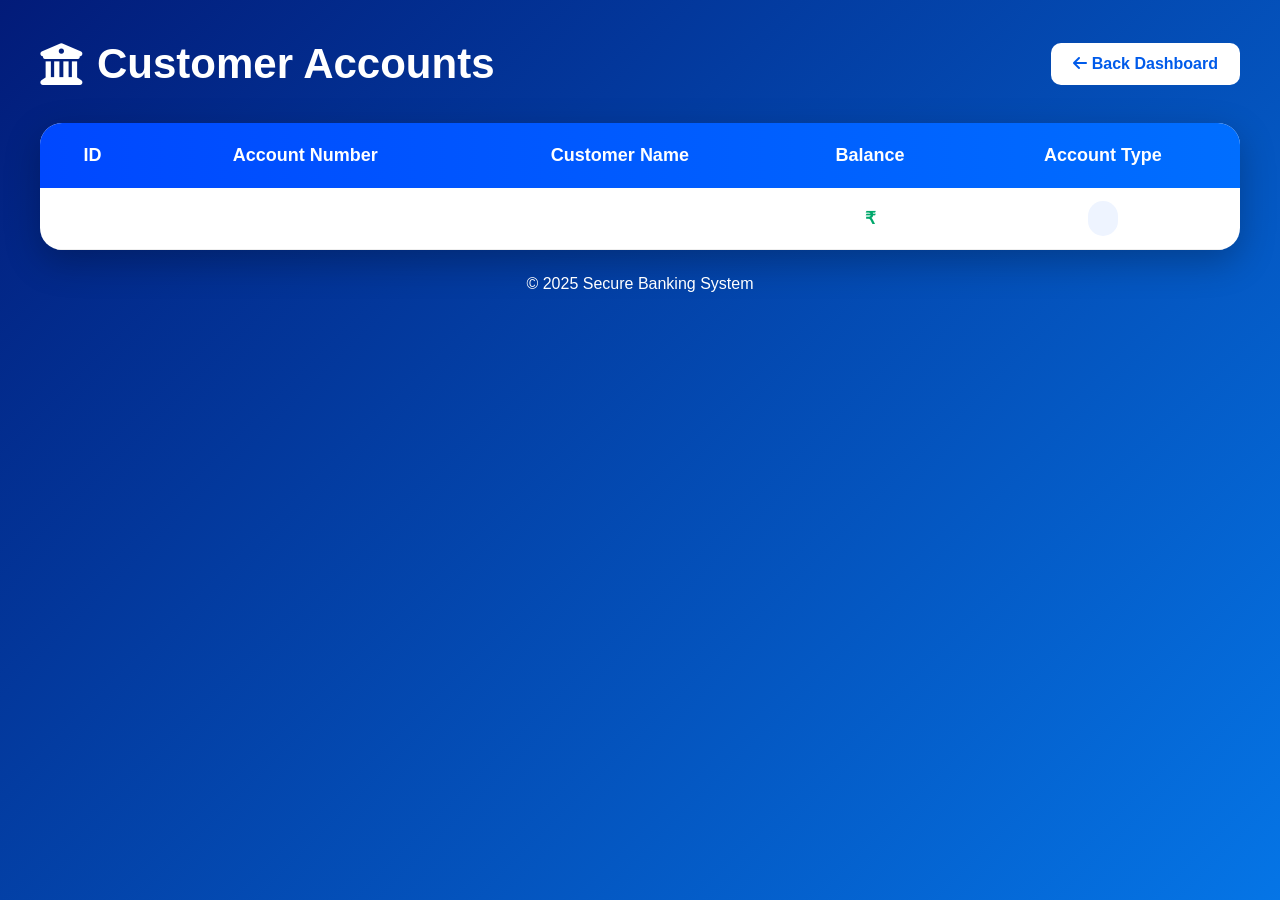
<file: src/main/resources/templates/accounts.html>
<!DOCTYPE html>
<html xmlns:th="http://www.thymeleaf.org">

<head>

    <title>Accounts Dashboard</title>

    <link rel="stylesheet"
    href="https://cdnjs.cloudflare.com/ajax/libs/font-awesome/6.5.1/css/all.min.css">

    <style>

        *{
            margin:0;
            padding:0;
            box-sizing:border-box;
        }

        body{

            font-family:'Segoe UI',sans-serif;

            background:
            linear-gradient(135deg,#021b79,#0575e6);

            min-height:100vh;

            padding:40px;
        }

        .header{

            display:flex;

            justify-content:space-between;

            align-items:center;

            color:white;

            margin-bottom:35px;
        }

        .header h1{

            font-size:42px;

            display:flex;

            align-items:center;

            gap:15px;
        }

        .back-btn{

            background:white;

            color:#005bea;

            padding:12px 22px;

            border-radius:10px;

            text-decoration:none;

            font-weight:600;

            transition:0.3s;
        }

        .back-btn:hover{

            transform:translateY(-3px);

            box-shadow:
            0 6px 15px rgba(0,0,0,0.2);
        }

        .table-container{

            background:white;

            border-radius:22px;

            overflow:hidden;

            box-shadow:
            0 12px 35px rgba(0,0,0,0.25);
        }

        table{

            width:100%;

            border-collapse:collapse;
        }

        thead{

            background:
            linear-gradient(to right,#0048ff,#006eff);

            color:white;
        }

        th{

            padding:22px;

            font-size:18px;

            text-align:center;
        }

        td{

            padding:20px;

            text-align:center;

            font-size:17px;

            border-bottom:1px solid #eee;
        }

        tbody tr{

            transition:0.3s;
        }

        tbody tr:hover{

            background:#f4f8ff;

            transform:scale(1.01);
        }

        .amount{

            color:#00a86b;

            font-weight:bold;
        }

        .type{

            background:#eef4ff;

            color:#0048ff;

            padding:8px 15px;

            border-radius:20px;

            font-weight:600;
        }

        .footer{

            text-align:center;

            margin-top:25px;

            color:white;

            font-size:16px;
        }

    </style>

</head>

<body>

<div class="header">

    <h1>

        <i class="fa-solid fa-building-columns"></i>

        Customer Accounts

    </h1>

    <a href="/home" class="back-btn">

        <i class="fa-solid fa-arrow-left"></i>

        Back Dashboard

    </a>

</div>

<div class="table-container">

    <table>

        <thead>

        <tr>

            <th>ID</th>

            <th>Account Number</th>

            <th>Customer Name</th>

            <th>Balance</th>

            <th>Account Type</th>

        </tr>

        </thead>

        <tbody>

        <tr th:each="acc : ${accounts}">

            <td th:text="${acc.id}"></td>

            <td th:text="${acc.accountNumber}"></td>

            <td th:text="${acc.customerName}"></td>

            <td class="amount">

                ₹ <span th:text="${acc.balance}"></span>

            </td>

            <td>

                <span class="type"
                th:text="${acc.accountType}"></span>

            </td>

        </tr>

        </tbody>

    </table>

</div>

<div class="footer">

    © 2025 Secure Banking System

</div>

</body>

</html>
</file>
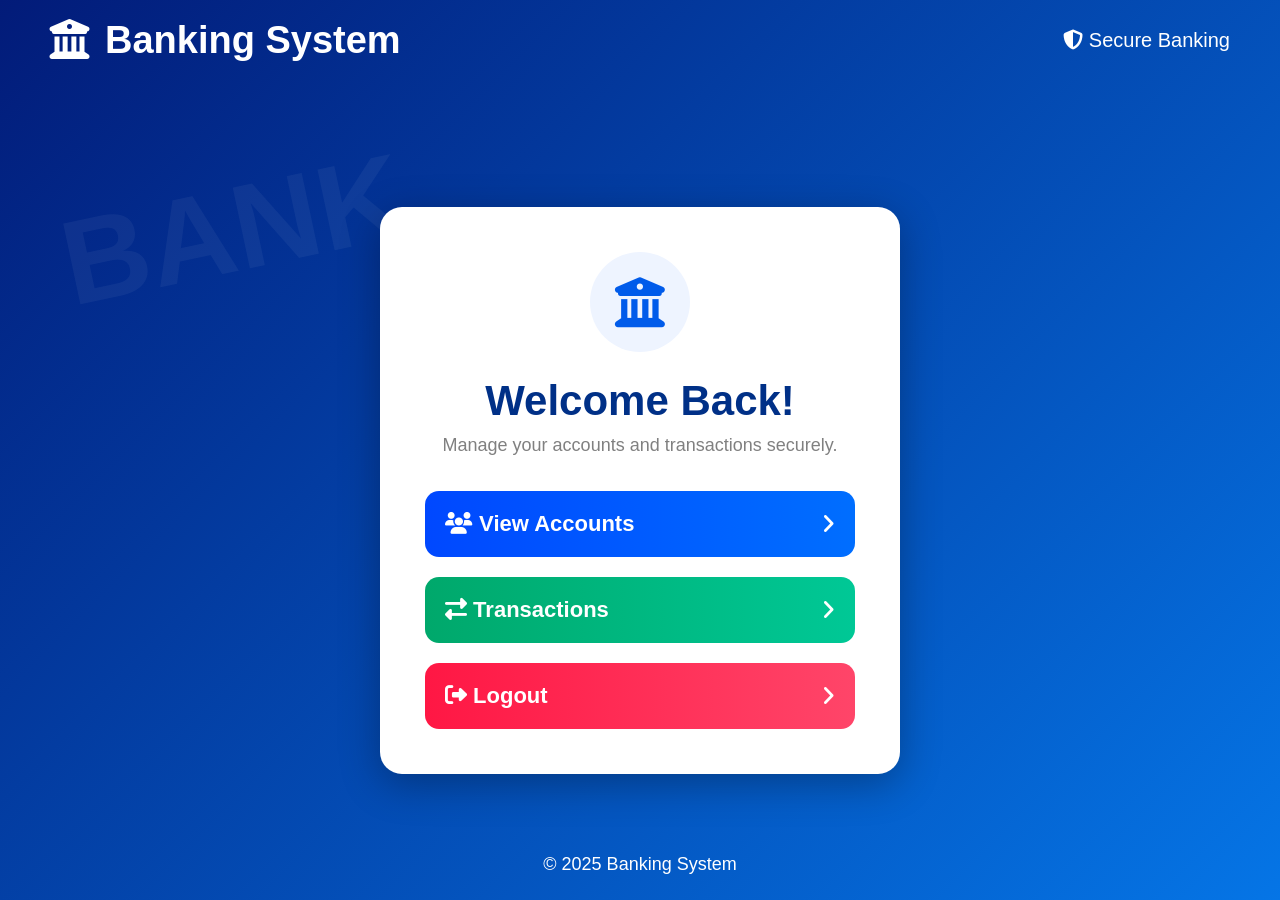
<file: src/main/resources/templates/home.html>
<!DOCTYPE html>
<html xmlns:th="http://www.thymeleaf.org">

<head>
    <title>Banking Dashboard</title>

    <link rel="stylesheet"
    href="https://cdnjs.cloudflare.com/ajax/libs/font-awesome/6.5.1/css/all.min.css">

    <style>

        *{
            margin:0;
            padding:0;
            box-sizing:border-box;
        }

        body{

            font-family:'Segoe UI',sans-serif;

            height:100vh;

            background:
            linear-gradient(135deg,#021b79,#0575e6);

            overflow:hidden;
        }

        .navbar{

            width:100%;
            height:80px;

            display:flex;
            justify-content:space-between;
            align-items:center;

            padding:0 50px;

            color:white;
        }

        .logo{

            font-size:40px;
        }

        .logo-section{

            display:flex;
            align-items:center;
            gap:15px;
        }

        .logo-section h2{

            font-size:38px;
            font-weight:700;
        }

        .secure{

            font-size:20px;
        }

        .main{

            height:calc(100vh - 80px);

            display:flex;
            justify-content:center;
            align-items:center;

            position:relative;
        }

        .background-text{

            position:absolute;

            left:60px;
            top:80px;

            font-size:120px;
            font-weight:bold;

            color:rgba(255,255,255,0.05);

            transform:rotate(-12deg);
        }

        .dashboard{

            width:520px;

            background:white;

            border-radius:22px;

            padding:45px;

            text-align:center;

            box-shadow:
            0 10px 40px rgba(0,0,0,0.3);

            z-index:10;
        }

        .bank-icon{

            width:100px;
            height:100px;

            background:#eef4ff;

            border-radius:50%;

            display:flex;
            justify-content:center;
            align-items:center;

            margin:auto;

            font-size:50px;

            color:#005bea;
        }

        .welcome{

            margin-top:25px;

            font-size:42px;

            color:#003087;
        }

        .sub{

            margin-top:10px;

            color:gray;

            font-size:18px;

            margin-bottom:35px;
        }

        .btn{

            width:100%;

            padding:20px;

            margin-top:20px;

            border:none;

            border-radius:14px;

            color:white;

            font-size:22px;

            font-weight:600;

            cursor:pointer;

            display:flex;
            justify-content:space-between;
            align-items:center;

            transition:0.3s;
        }

        .btn:hover{

            transform:translateY(-4px);

            box-shadow:
            0 8px 18px rgba(0,0,0,0.25);
        }

        .blue{

            background:
            linear-gradient(to right,#0048ff,#006eff);
        }

        .green{

            background:
            linear-gradient(to right,#00a86b,#00c896);
        }

        .red{

            background:
            linear-gradient(to right,#ff1744,#ff4569);
        }

        .footer{

            position:absolute;

            bottom:25px;

            color:white;

            font-size:18px;
        }

    </style>
</head>

<body>

<div class="navbar">

    <div class="logo-section">

        <div class="logo">
            <i class="fa-solid fa-building-columns"></i>
        </div>

        <h2>Banking System</h2>

    </div>

    <div class="secure">
        <i class="fa-solid fa-shield-halved"></i>
        Secure Banking
    </div>

</div>

<div class="main">

    <div class="background-text">
        BANK
    </div>

    <div class="dashboard">

        <div class="bank-icon">
            <i class="fa-solid fa-building-columns"></i>
        </div>

        <h1 class="welcome">
            Welcome Back!
        </h1>

        <p class="sub">
            Manage your accounts and transactions securely.
        </p>

        <button class="btn blue"
        onclick="window.location.href='/accounts-page'">

            <span>
                <i class="fa-solid fa-users"></i>
                View Accounts
            </span>

            <i class="fa-solid fa-angle-right"></i>

        </button>

        <button class="btn green">

            <span>
                <i class="fa-solid fa-right-left"></i>
                Transactions
            </span>

            <i class="fa-solid fa-angle-right"></i>

        </button>

        <button class="btn red"
        onclick="window.location.href='/login'">

            <span>
                <i class="fa-solid fa-right-from-bracket"></i>
                Logout
            </span>

            <i class="fa-solid fa-angle-right"></i>

        </button>

    </div>

    <div class="footer">
        © 2025 Banking System
    </div>

</div>

</body>
</html>
</file>
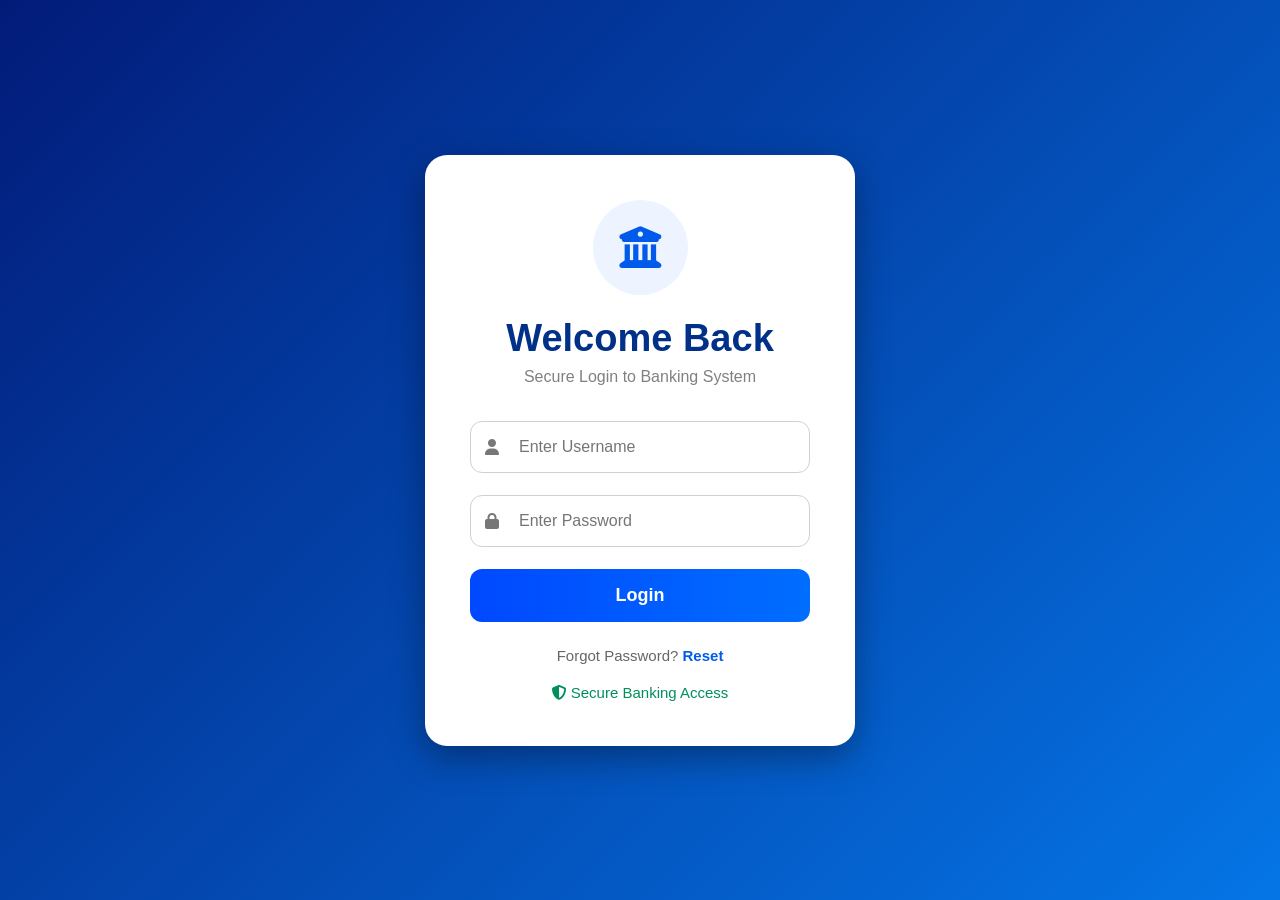
<file: src/main/resources/templates/login.html>
<!DOCTYPE html>
<html xmlns:th="http://www.thymeleaf.org">

<head>

    <title>Banking Login</title>

    <link rel="stylesheet"
    href="https://cdnjs.cloudflare.com/ajax/libs/font-awesome/6.5.1/css/all.min.css">

    <style>

        *{
            margin:0;
            padding:0;
            box-sizing:border-box;
        }

        body{

            font-family:'Segoe UI',sans-serif;

            height:100vh;

            background:
            linear-gradient(135deg,#021b79,#0575e6);

            display:flex;
            justify-content:center;
            align-items:center;

            overflow:hidden;
        }

        .login-container{

            width:430px;

            background:white;

            border-radius:22px;

            padding:45px;

            box-shadow:
            0 12px 35px rgba(0,0,0,0.35);

            text-align:center;
        }

        .bank-icon{

            width:95px;
            height:95px;

            background:#eef4ff;

            border-radius:50%;

            display:flex;
            justify-content:center;
            align-items:center;

            margin:auto;

            font-size:42px;

            color:#005bea;
        }

        h1{

            margin-top:22px;

            color:#003087;

            font-size:38px;
        }

        .subtitle{

            color:gray;

            margin-top:8px;

            margin-bottom:35px;

            font-size:16px;
        }

        .input-box{

            position:relative;

            margin-bottom:22px;
        }

        .input-box i{

            position:absolute;

            left:15px;
            top:18px;

            color:#777;
        }

        .input-box input{

            width:100%;

            padding:16px 16px 16px 48px;

            border:1px solid #d0d0d0;

            border-radius:12px;

            font-size:16px;

            outline:none;

            transition:0.3s;
        }

        .input-box input:focus{

            border-color:#006eff;

            box-shadow:
            0 0 8px rgba(0,110,255,0.3);
        }

        .login-btn{

            width:100%;

            padding:16px;

            border:none;

            border-radius:12px;

            background:
            linear-gradient(to right,#0048ff,#006eff);

            color:white;

            font-size:18px;

            font-weight:600;

            cursor:pointer;

            transition:0.3s;
        }

        .login-btn:hover{

            transform:translateY(-3px);

            box-shadow:
            0 8px 18px rgba(0,72,255,0.3);
        }

        .extra{

            margin-top:25px;

            color:#666;

            font-size:15px;
        }

        .extra a{

            color:#005bea;

            text-decoration:none;

            font-weight:600;
        }

        .secure{

            margin-top:20px;

            color:#008f5a;

            font-size:15px;
        }

    </style>

</head>

<body>

<div class="login-container">

    <div class="bank-icon">
        <i class="fa-solid fa-building-columns"></i>
    </div>

    <h1>Welcome Back</h1>

    <p class="subtitle">
        Secure Login to Banking System
    </p>
       <p style="color:red;" th:text="${error}"></p>

      <form action="/login" method="post">

        <div class="input-box">

            <i class="fa-solid fa-user"></i>

            <input type="text"
             name="username"
           placeholder="Enter Username">
        </div>

        <div class="input-box">

            <i class="fa-solid fa-lock"></i>

             <input type="password"
          name="password"
          placeholder="Enter Password">
        </div>

        <button class="login-btn">
            Login
        </button>

    </form>

    <div class="extra">
        Forgot Password?
        <a href="#">Reset</a>
    </div>

    <div class="secure">
        <i class="fa-solid fa-shield-halved"></i>
        Secure Banking Access
    </div>

</div>

</body>
</html>
</file>
